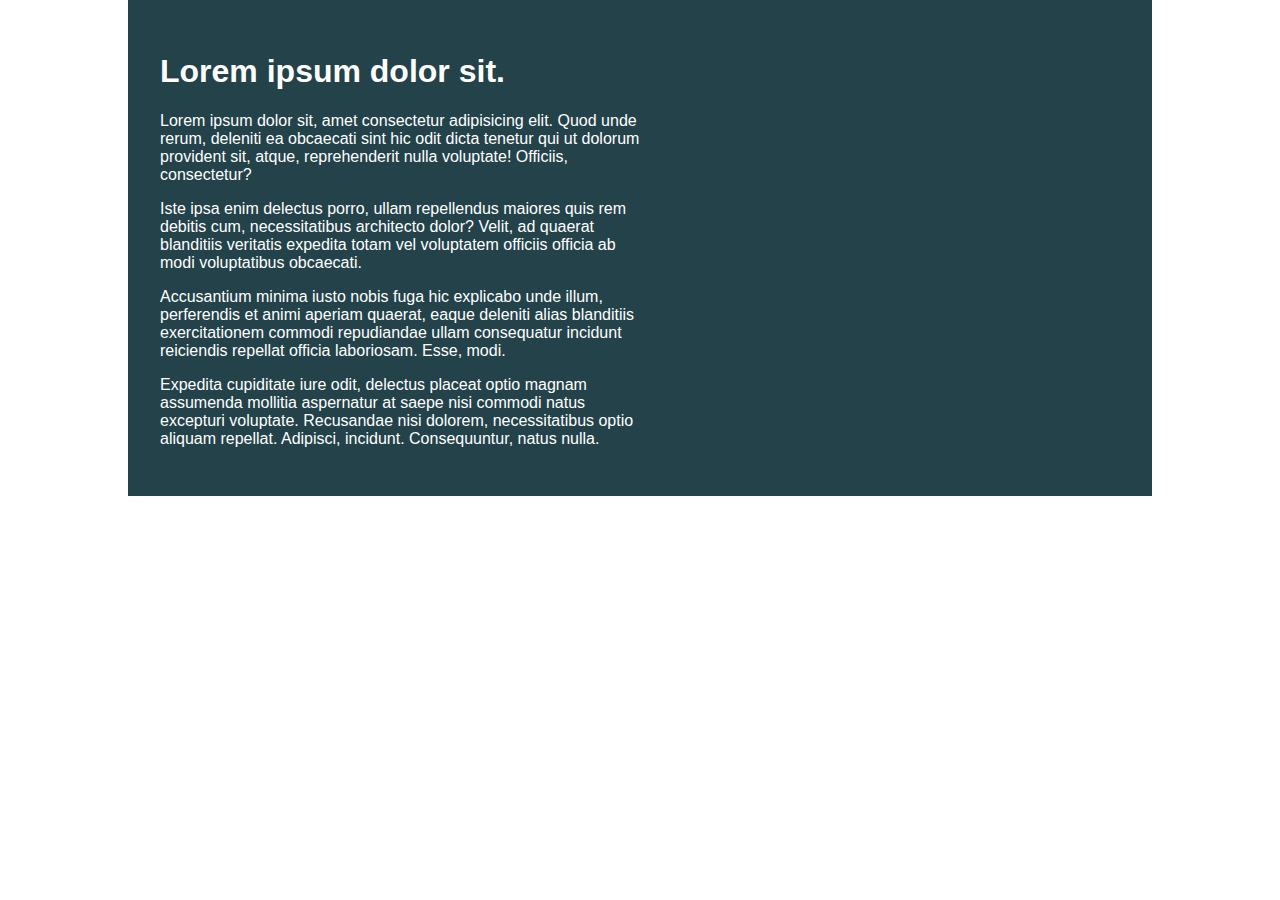
<file: Day 1/challenge01/index.html>
<!DOCTYPE html>
<html lang="en">

<head>
    <meta charset="UTF-8">
    <meta name="viewport" content="width=device-width, initial-scale=1.0">
    <title>Day 01</title>

    <link rel="stylesheet" href="style.css">
</head>

<body>
    <div class="container">
        <div class="intro-content">
            <h1>Lorem ipsum dolor sit.</h1>
            <p>Lorem ipsum dolor sit, amet consectetur adipisicing elit. Quod unde rerum, deleniti ea obcaecati sint hic
                odit dicta tenetur qui ut dolorum provident sit, atque, reprehenderit nulla voluptate! Officiis,
                consectetur?</p>
            <p>Iste ipsa enim delectus porro, ullam repellendus maiores quis rem debitis cum, necessitatibus architecto
                dolor? Velit, ad quaerat blanditiis veritatis expedita totam vel voluptatem officiis officia ab modi
                voluptatibus obcaecati.</p>
            <p>Accusantium minima iusto nobis fuga hic explicabo unde illum, perferendis et animi aperiam quaerat, eaque
                deleniti alias blanditiis exercitationem commodi repudiandae ullam consequatur incidunt reiciendis
                repellat officia laboriosam. Esse, modi.</p>
            <p>Expedita cupiditate iure odit, delectus placeat optio magnam assumenda mollitia aspernatur at saepe nisi
                commodi natus excepturi voluptate. Recusandae nisi dolorem, necessitatibus optio aliquam repellat.
                Adipisci, incidunt. Consequuntur, natus nulla.</p>
        </div>
    </div>
</body>

</html>
</file>
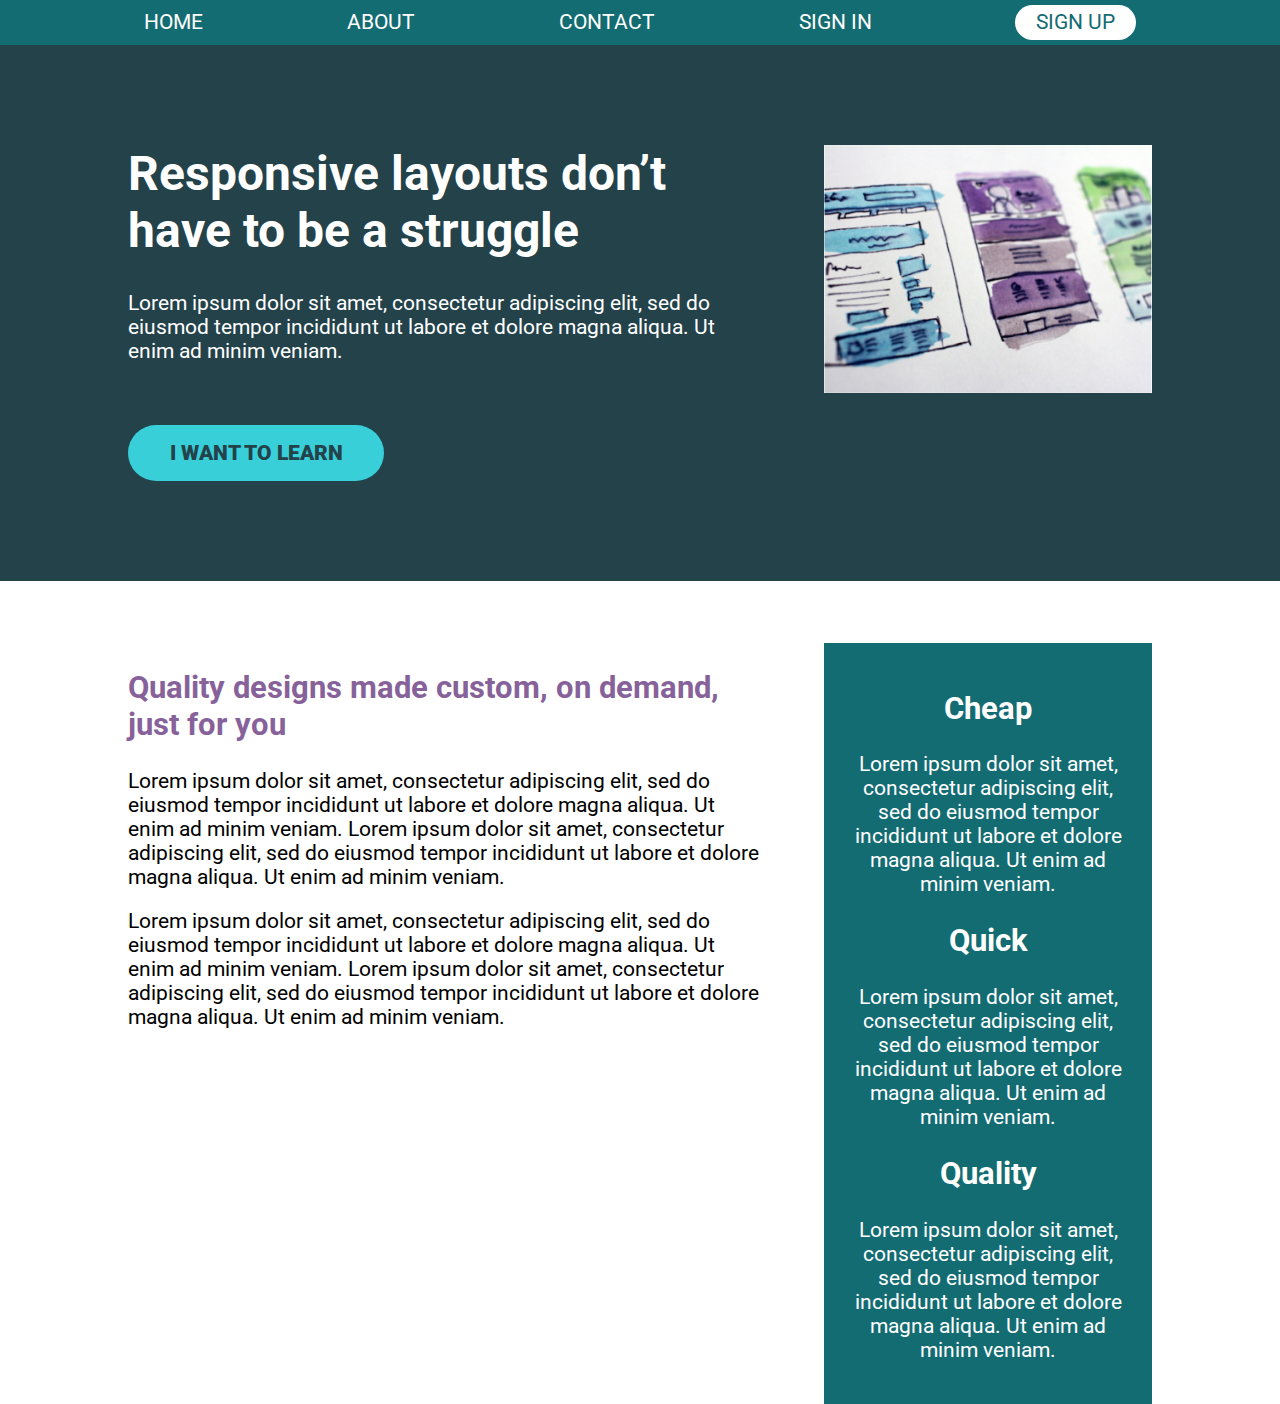
<file: Day11/nav-challenge/index.html>
<!DOCTYPE html>
<html lang="en">
<head>
    <meta charset="UTF-8">
    <meta name="viewport" content="width=device-width, initial-scale=1.0">
    <title>Conquering Responsive Layouts</title>
    <link href="https://fonts.googleapis.com/css2?family=Roboto:wght@400;900&display=swap" rel="stylesheet"> 
    <link rel="stylesheet" href="style.css">
</head>
<body>
    <header>
        <nav class="nav">
            <ul class="nav__list">
                <li class="nav__item"><a href="#" class="nav__link">Home</a></li>
                <li class="nav__item"><a href="#" class="nav__link">About</a></li>
                <li class="nav__item"><a href="#" class="nav__link">Contact</a></li>
                <li class="nav__item"><a href="#" class="nav__link">Sign In</a></li>
                <li class="nav__item"><a href="#" class="nav__link nav__link--button">Sign up</a></li>
            </ul>
        </nav>
    </header>

    <section class="hero">
        <div class="container row">
            <div class="hero__text">
                <h1>Responsive layouts don’t have to be a struggle</h1>
                <p>Lorem ipsum dolor sit amet, consectetur adipiscing elit, sed do eiusmod tempor incididunt ut labore et dolore magna aliqua. Ut enim ad minim veniam.</p>
                <a href="#" class="btn">I want to learn</a>
            </div>
            <img src="img/hero-img.jpg" alt="UX design sketches" class="hero__img">
        </div>
    </section> 

    <main class="main container row">
            <section class="primary-content">
                <h2 class="section-title">Quality designs made custom, on demand, just for you</h2>
                <p>Lorem ipsum dolor sit amet, consectetur adipiscing elit, sed do eiusmod tempor incididunt ut labore et dolore magna aliqua. Ut enim ad minim veniam. Lorem ipsum dolor sit amet, consectetur adipiscing elit, sed do eiusmod tempor incididunt ut labore et dolore magna aliqua. Ut enim ad minim veniam.</p>
                <p>Lorem ipsum dolor sit amet, consectetur adipiscing elit, sed do eiusmod tempor incididunt ut labore et dolore magna aliqua. Ut enim ad minim veniam. Lorem ipsum dolor sit amet, consectetur adipiscing elit, sed do eiusmod tempor incididunt ut labore et dolore magna aliqua. Ut enim ad minim veniam.</p>
            </section>
            <aside class="sidebar">
                <h2 class="sidebar-title">Cheap</h2>
                <p>Lorem ipsum dolor sit amet, consectetur adipiscing elit, sed do eiusmod tempor incididunt ut labore et dolore magna aliqua. Ut enim ad minim veniam.</p>

                <h2 class="sidebar-title">Quick</h2>
                <p>Lorem ipsum dolor sit amet, consectetur adipiscing elit, sed do eiusmod tempor incididunt ut labore et dolore magna aliqua. Ut enim ad minim veniam.</p>

                <h2 class="sidebar-title">Quality</h2>
                <p>Lorem ipsum dolor sit amet, consectetur adipiscing elit, sed do eiusmod tempor incididunt ut labore et dolore magna aliqua. Ut enim ad minim veniam.</p>
            </aside>
    </main>

    

</body>
</html>
</file>
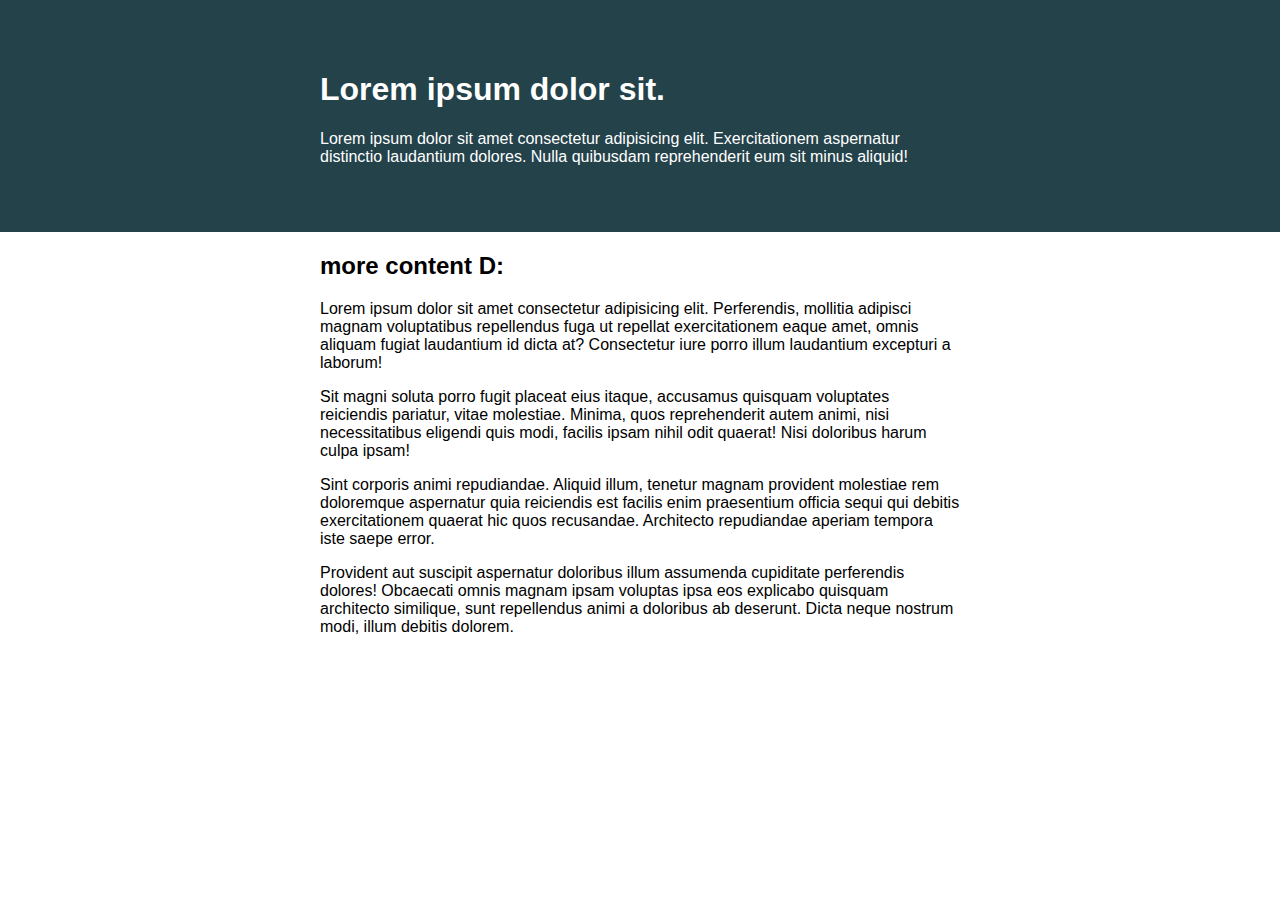
<file: Day3/challenge02/index.html>
<!DOCTYPE html>
<html lang="en">
  <head>
    <meta charset="UTF-8" />
    <meta name="viewport" content="width=device-width, initial-scale=1.0" />
    <title>Day 01</title>

    <link rel="stylesheet" href="style.css" />
  </head>
  <body>
    <div class="container">
      <div class="intro-content">
        <h1>Lorem ipsum dolor sit.</h1>
        <p>
          Lorem ipsum dolor sit amet consectetur adipisicing elit.
          Exercitationem aspernatur distinctio laudantium dolores. Nulla
          quibusdam reprehenderit eum sit minus aliquid!
        </p>
      </div>
    </div>

    <div class="intro-content">
      <h2>more content D:</h2>
      <p>
        Lorem ipsum dolor sit amet consectetur adipisicing elit. Perferendis,
        mollitia adipisci magnam voluptatibus repellendus fuga ut repellat
        exercitationem eaque amet, omnis aliquam fugiat laudantium id dicta at?
        Consectetur iure porro illum laudantium excepturi a laborum!
      </p>
      <p>
        Sit magni soluta porro fugit placeat eius itaque, accusamus quisquam
        voluptates reiciendis pariatur, vitae molestiae. Minima, quos
        reprehenderit autem animi, nisi necessitatibus eligendi quis modi,
        facilis ipsam nihil odit quaerat! Nisi doloribus harum culpa ipsam!
      </p>
      <p>
        Sint corporis animi repudiandae. Aliquid illum, tenetur magnam provident
        molestiae rem doloremque aspernatur quia reiciendis est facilis enim
        praesentium officia sequi qui debitis exercitationem quaerat hic quos
        recusandae. Architecto repudiandae aperiam tempora iste saepe error.
      </p>
      <p>
        Provident aut suscipit aspernatur doloribus illum assumenda cupiditate
        perferendis dolores! Obcaecati omnis magnam ipsam voluptas ipsa eos
        explicabo quisquam architecto similique, sunt repellendus animi a
        doloribus ab deserunt. Dicta neque nostrum modi, illum debitis dolorem.
      </p>
    </div>
  </body>
</html>
</file>
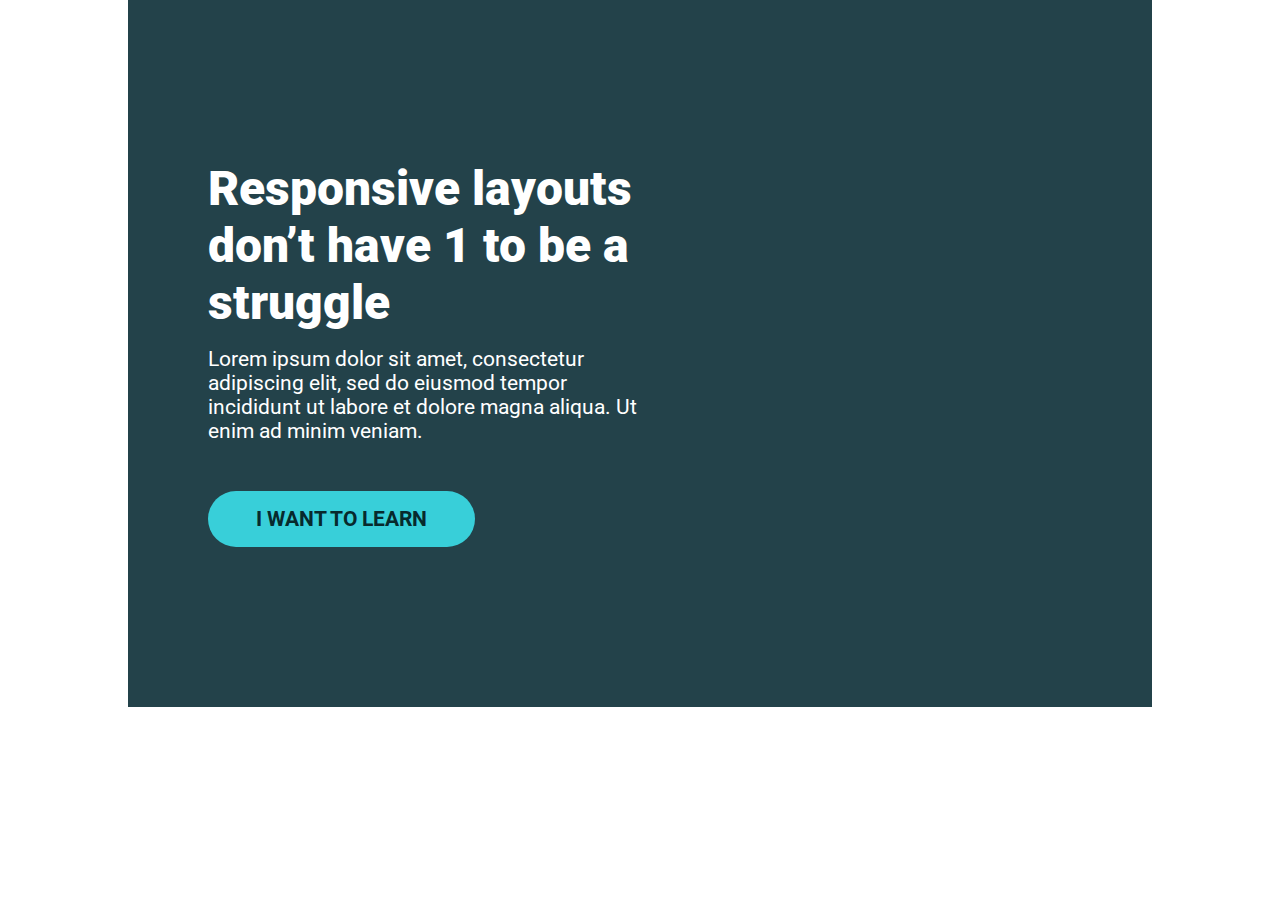
<file: Day5/challenge03/index.html>
<!DOCTYPE html>
<html lang="en">
  <head>
    <meta charset="UTF-8" />
    <meta http-equiv="X-UA-Compatible" content="IE=edge" />
    <meta name="viewport" content="width=device-width, initial-scale=1.0" />
    <title>Challenge03</title>
    <link rel="stylesheet" href="style.css" />
  </head>
  <body>
    <main class="main">
      <div class="container wrapper">
        <h1>Responsive layouts don’t have 1 to be a struggle</h1>
        <p>
          Lorem ipsum dolor sit amet, consectetur adipiscing elit, sed do
          eiusmod tempor incididunt ut labore et dolore magna aliqua. Ut enim ad
          minim veniam.
        </p>
        <button>i want to learn</button>
      </div>
    </main>
  </body>
</html>
</file>
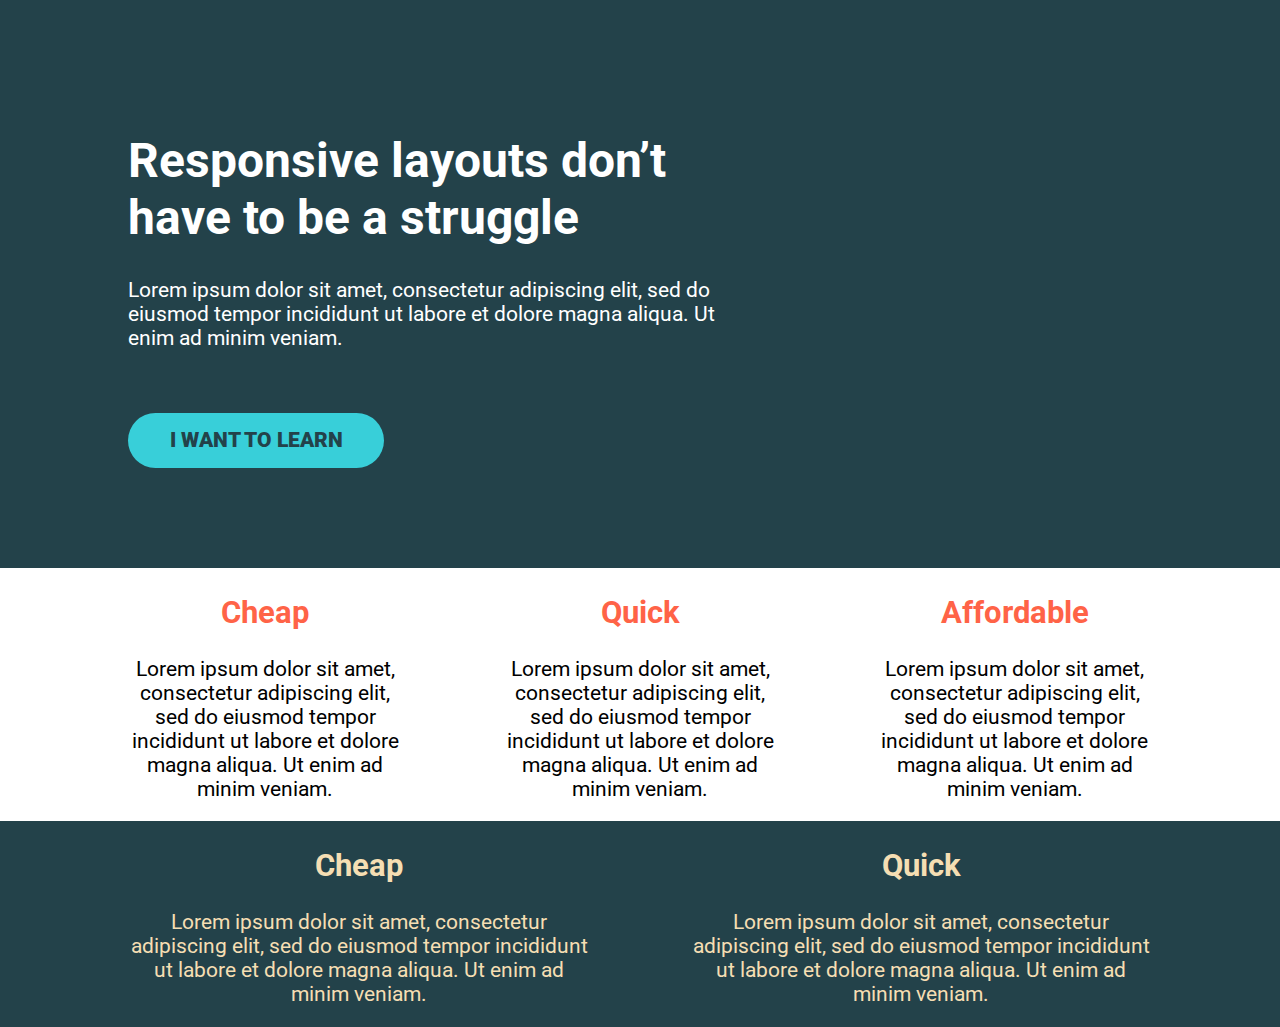
<file: Day8/challenge/index.html>
<!DOCTYPE html>
<html lang="en">
  <head>
    <meta charset="UTF-8" />
    <meta name="viewport" content="width=device-width, initial-scale=1.0" />
    <title>Challenge time!</title>
    <link
      href="https://fonts.googleapis.com/css2?family=Roboto:wght@400;900&display=swap"
      rel="stylesheet"
    />
    <link rel="stylesheet" href="style.css" />
  </head>
  <body>
    <div class="hero">
      <div class="container">
        <div class="hero__text">
          <h1>Responsive layouts don’t have to be a struggle</h1>
          <p>
            Lorem ipsum dolor sit amet, consectetur adipiscing elit, sed do
            eiusmod tempor incididunt ut labore et dolore magna aliqua. Ut enim
            ad minim veniam.
          </p>
          <a href="#" class="btn">I want to learn</a>
        </div>
      </div>
    </div>
    <div class="container">
      <div class="row">
        <div class="col first-row">
          <h2>Cheap</h2>
          <p>
            Lorem ipsum dolor sit amet, consectetur adipiscing elit, sed do
            eiusmod tempor incididunt ut labore et dolore magna aliqua. Ut enim
            ad minim veniam.
          </p>
        </div>
        <div class="col first-row">
          <h2>Quick</h2>
          <p>
            Lorem ipsum dolor sit amet, consectetur adipiscing elit, sed do
            eiusmod tempor incididunt ut labore et dolore magna aliqua. Ut enim
            ad minim veniam.
          </p>
        </div>
        <div class="col first-row">
          <h2>Affordable</h2>
          <p>
            Lorem ipsum dolor sit amet, consectetur adipiscing elit, sed do
            eiusmod tempor incididunt ut labore et dolore magna aliqua. Ut enim
            ad minim veniam.
          </p>
        </div>
      </div>
    </div>

    <div class="sec-row">
      <div class="row container">
        <div class="col">
          <h2>Cheap</h2>
          <p>
            Lorem ipsum dolor sit amet, consectetur adipiscing elit, sed do
            eiusmod tempor incididunt ut labore et dolore magna aliqua. Ut enim
            ad minim veniam.
          </p>
        </div>
        <div class="col">
          <h2>Quick</h2>
          <p>
            Lorem ipsum dolor sit amet, consectetur adipiscing elit, sed do
            eiusmod tempor incididunt ut labore et dolore magna aliqua. Ut enim
            ad minim veniam.
          </p>
        </div>
      </div>
    </div>
  </body>
</html>
</file>
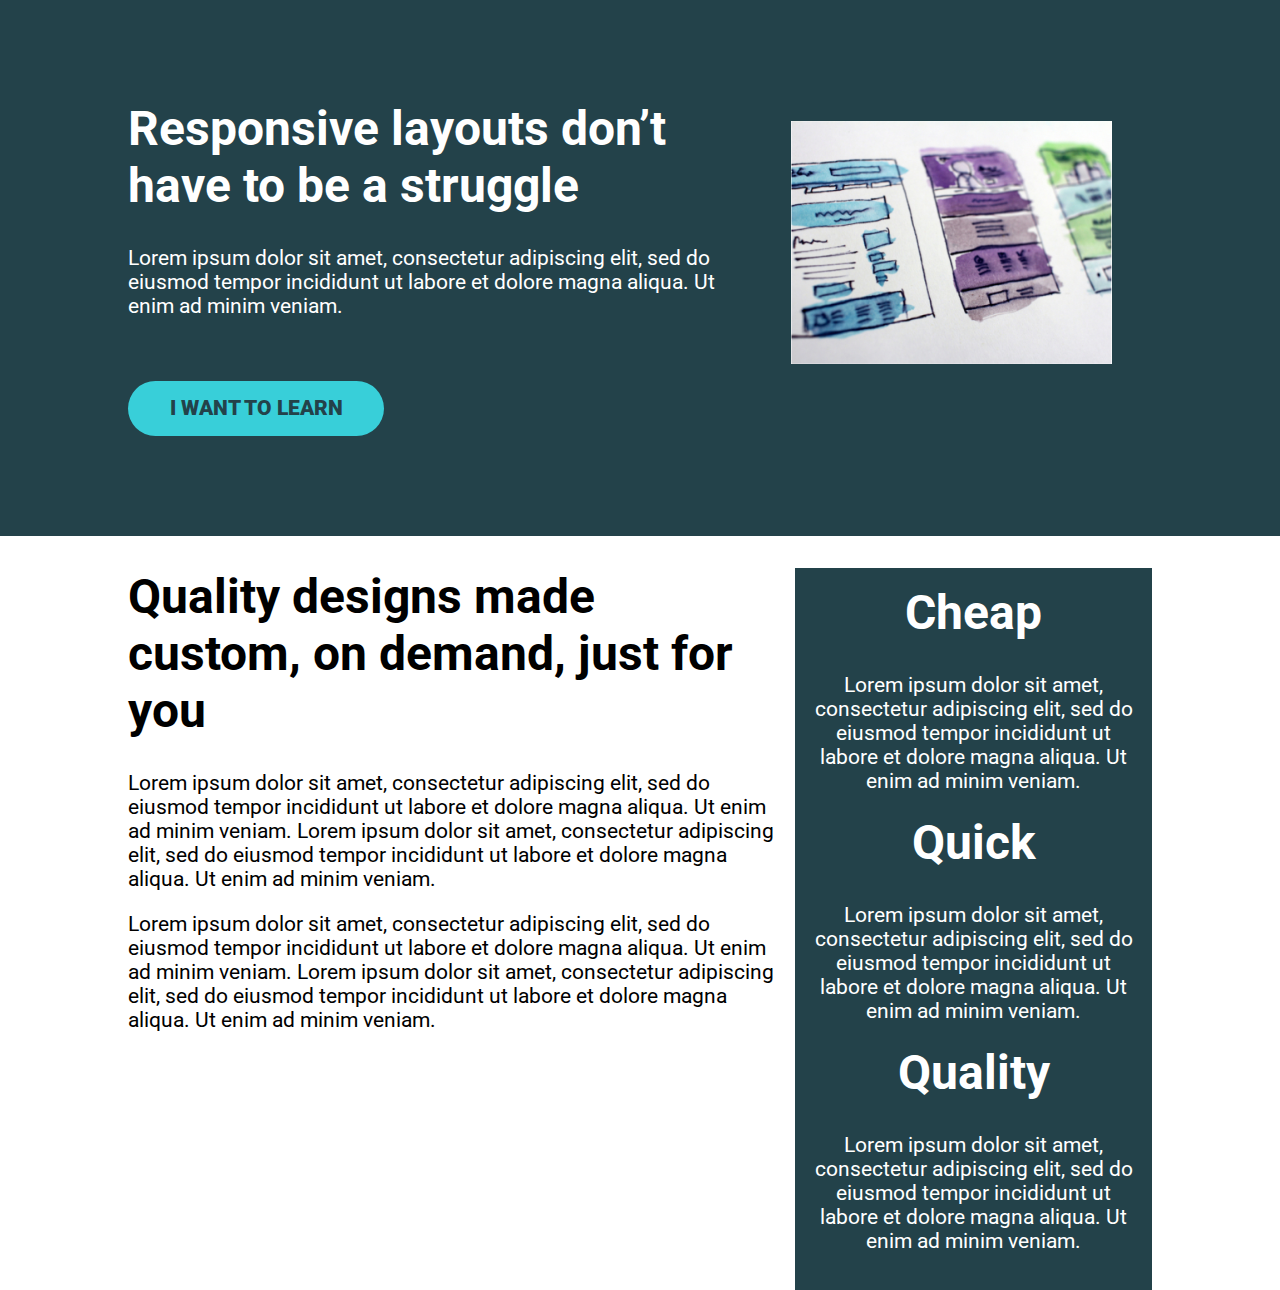
<file: Day9/challenge/index.html>
<!DOCTYPE html>
<html lang="en">
  <head>
    <meta charset="UTF-8" />
    <meta name="viewport" content="width=device-width, initial-scale=1.0" />
    <title>Conquering Rsponsive Layouts</title>
    <link
      href="https://fonts.googleapis.com/css2?family=Roboto:wght@400;900&display=swap"
      rel="stylesheet"
    />
    <link rel="stylesheet" href="style.css" />
  </head>
  <body>
    <div class="hero">
      <div class="container row">
        <div class="hero__text">
          <h1>Responsive layouts don’t have to be a struggle</h1>
          <p>
            Lorem ipsum dolor sit amet, consectetur adipiscing elit, sed do
            eiusmod tempor incididunt ut labore et dolore magna aliqua. Ut enim
            ad minim veniam.
          </p>
          <a href="#" class="btn">I want to learn</a>
        </div>

        <figure class="hero__img">
          <img src="./img/hero-img.jpg" alt="" />
        </figure>
      </div>
    </div>

    <main class="main">
      <div class="container row">
        <div class="sec1">
          <h1>Quality designs made custom, on demand, just for you</h1>
          <p>
            Lorem ipsum dolor sit amet, consectetur adipiscing elit, sed do
            eiusmod tempor incididunt ut labore et dolore magna aliqua. Ut enim
            ad minim veniam. Lorem ipsum dolor sit amet, consectetur adipiscing
            elit, sed do eiusmod tempor incididunt ut labore et dolore magna
            aliqua. Ut enim ad minim veniam.
          </p>
          <p>
            Lorem ipsum dolor sit amet, consectetur adipiscing elit, sed do
            eiusmod tempor incididunt ut labore et dolore magna aliqua. Ut enim
            ad minim veniam. Lorem ipsum dolor sit amet, consectetur adipiscing
            elit, sed do eiusmod tempor incididunt ut labore et dolore magna
            aliqua. Ut enim ad minim veniam.
          </p>
        </div>
        <div class="sec2">
          <div class="pros">
            <h1>Cheap</h1>
            <p>
              Lorem ipsum dolor sit amet, consectetur adipiscing elit, sed do
              eiusmod tempor incididunt ut labore et dolore magna aliqua. Ut
              enim ad minim veniam.
            </p>
          </div>
          <div class="pros">
            <h1>Quick</h1>
            <p>
              Lorem ipsum dolor sit amet, consectetur adipiscing elit, sed do
              eiusmod tempor incididunt ut labore et dolore magna aliqua. Ut
              enim ad minim veniam.
            </p>
          </div>
          <div class="pros">
            <h1>Quality</h1>
            <p>
              Lorem ipsum dolor sit amet, consectetur adipiscing elit, sed do
              eiusmod tempor incididunt ut labore et dolore magna aliqua. Ut
              enim ad minim veniam.
            </p>
          </div>
        </div>
      </div>
    </main>
  </body>
</html>
</file>
<file: Day 1/challenge01/style.css>
/* INSTRUCTIONS
 *
 * 1) Limit the total width of
 *    the .intro-conent to about half
 *    of it's parent
 *
 * 2) Stop the text from overflowing
 *    out the bottom at small screen
 *    widths
 *
 * You may modify the HTML if needed
 *
 */

* {
  box-sizing: border-box;
}

body {
  margin: 0;
  font-family: sans-serif;
}

.container {
  background: #23424a;
  color: white;

  width: 80%;
  margin: 0 auto;

  padding: 2em;
  /* height: 300px;*/ /* ! fix the text overflow by simply removing height*/
}

/*

 * Challenge Answer:

 * 1) set width:50% in the .intro-content

 * 2) remove the height from .container

*/

.intro-content {
  width: 50%;
}
</file>
<file: Day11/nav-challenge/style.css>
/*
////// For this challenge ///////

- All text is in the text.md file

// Requirements
   1. Get all the navigation items next to one another
   2. Add a space between all the items
*/

*,
*::before,
*::after {
  box-sizing: border-box;
}

body {
  margin: 0;
  font-family: "Roboto", sans-serif;
  font-size: 1.3rem;
}

img {
  max-width: 100%;
}

h1 {
  font-size: 3rem;
  margin-top: 0;
}

.section-title {
  color: #87629a;
}

.btn {
  display: inline-block;
  text-decoration: none;
  text-transform: uppercase;
  color: #23424a;
  font-weight: 900;
  background-color: #38cfd9;
  padding: 0.75em 2em;
  border-radius: 100px;
}

.btn:hover,
.btn:focus {
  opacity: 0.75;
}

.container {
  width: 80%;
  max-width: 1100px;
  margin: 0 auto;
}

.row {
  display: flex;
  justify-content: space-between;
}

.col {
  /* these are now flex items */
  width: 100%;
}

.col + .col {
  margin-left: 30px;
}

header {
  background: #136c72;
  padding: 0.5em 0;
}

.nav__list {
  margin: 0;
  padding: 0;
  list-style: none;
  display: flex;
  justify-content: space-evenly;
}

.nav__link {
  color: #fff;
  text-decoration: none;
  text-transform: uppercase;
}

.nav__link--button {
  background: #fff;
  color: #136c72;
  padding: 0.25em 1em;
  border-radius: 10em;
}

.nav__link:hover {
  opacity: 0.75;
}

.hero {
  padding: 100px 0;
  background-color: #23424a;
  color: #fff;
}

.hero__text {
  width: 62%;
}

.hero__img {
  width: 32%;
  align-self: flex-start;
}

.hero p {
  margin-bottom: 3em;
}

.main {
  margin-top: 3em;
}

.primary-content {
  width: 62%;
}

.sidebar {
  width: 32%;
  padding: 1em;
  text-align: center;
  color: #fff;
  background-color: #136c72;
}
</file>
<file: Day3/challenge02/style.css>
/* INSTRUCTIONS
 *
 * 1) Keep the text inside .intro-content
 *    in the same place, but have the background
 *    extend from one side of the viewport
 *    to the other, no matter how wide or narrow
 *    the browser is.
 *
 * 2) Limit the maximum width of the text in the
 *    bottom area.
 *
 * You may modify the HTML if needed
 * (you probably should for this challenge)
 *
 */

* {
  box-sizing: border-box;
}

body {
  margin: 0;
  font-family: sans-serif;
}

.container {
  /* width: 80%; */
  /* max-width: 750px; */
  background: #23424a;
  color: white;
  padding: 50px 0;
}

.intro-content {
  max-width: 750px;
  width: 50%;
  margin: 0 auto;
}
</file>
<file: Day5/challenge03/style.css>
@import url("https://fonts.googleapis.com/css2?family=Roboto:wght@400;700;900&display=swap");
* {
  margin: 0;
  padding: 0;
  box-sizing: border-box;
}

body {
  font-family: "Roboto", sans-serif;
}

.main {
  background-color: #23424a;
  max-width: 80%;
  margin: auto;
}

.container {
  padding: 10rem 5rem;
}

.wrapper {
  max-width: 60%;
}

h1,
p {
  color: #fff;
  margin-bottom: 1rem;
}

h1 {
  font-size: 48px;
  font-weight: 900;
}

p {
  font-size: 21px;
  font-weight: 400;
}

button {
  background-color: #38cfd9;
  color: #072a2d;
  padding: 1rem 3rem;
  font-size: 21px;
  font-family: "Roboto", sans-serif;
  font-weight: 700;
  text-transform: uppercase;
  outline: none;
  border: none;
  border-radius: 31.5px;
  margin-top: 2rem;
}
</file>
<file: Day8/challenge/style.css>
/*
////// For this challenge ///////

- You will have to modify the HTML

- You can add new classes in the HTML
  if you need to

// Requirements
1. The headings in the first row must be
   a different color
2. The two .col at the bottom must go next
   to one another
3. The section at the bottom should have
   a dark background color and a different
   color of text
4. I've removed the "gap" that I created,
   so you'll have to add it back in

   */

*,
*::before,
*::after {
  box-sizing: border-box;
}

body {
  margin: 0;
  font-family: "Roboto", sans-serif;
  font-size: 1.3rem;
}

h1 {
  font-size: 3rem;
}

.container {
  width: 80%;
  max-width: 1100px;
  margin: 0 auto;
}

.row {
  /* display: flex => flex container */
  display: flex;

  /* can't use yet */
  gap: 100px;
}

.col {
  /* these are now flex items */
  width: 100%;
}

.hero {
  padding: 100px 0;
  background-color: #23424a;
  color: #fff;
}

.hero__text {
  width: 60%;
}

.hero p {
  margin-bottom: 3em;
}

.first-row {
  text-align: center;
}

.first-row > h2 {
  color: tomato;
}

.sec-row {
  text-align: center;
  background-color: #23424a;
  color: wheat;
}

.btn {
  display: inline-block;
  text-decoration: none;
  text-transform: uppercase;
  color: #23424a;
  font-weight: 900;
  background-color: #38cfd9;
  padding: 0.75em 2em;
  border-radius: 100px;
}

.btn:hover,
.btn:focus {
  opacity: 0.75;
}
</file>
<file: Day9/challenge/style.css>
/*
////// For this challenge ///////

- All text is in the text.md file

// Requirements
1. Refer to the design specs for the
   overall layout
2. The image should line up with
   the sidebar in the section
   below

*/

*,
*::before,
*::after {
  box-sizing: border-box;
}

body {
  margin: 0;
  font-family: "Roboto", sans-serif;
  font-size: 1.3rem;
}

img {
  max-width: 100%;
}

h1 {
  font-size: 3rem;
  margin-top: 0;
}

.container {
  width: 80%;
  max-width: 1100px;
  margin: 0 auto;
}

.row {
  /* display: flex => flex container */
  display: flex;
  justify-content: space-between;

  /* can't use yet */
  /* gap: 100px; */
}

.col {
  /* these are now flex items */
  width: 100%;
}

.col + .col {
  margin-left: 30px;
}

.hero {
  padding: 100px 0;
  background-color: #23424a;
  color: #fff;
}

.hero__text {
  width: 62%;
}

.hero__img {
  width: 32%;
  align-self: flex-start;
}

.hero p {
  margin-bottom: 3em;
}

.btn {
  display: inline-block;
  text-decoration: none;
  text-transform: uppercase;
  color: #23424a;
  font-weight: 900;
  background-color: #38cfd9;
  padding: 0.75em 2em;
  border-radius: 100px;
}

.btn:hover,
.btn:focus {
  opacity: 0.75;
}

.main {
  margin-top: 2rem;
}

.sec1 {
  margin-right: 1rem;
}

.sec2 {
  background-color: #23424a;
  color: white;
  text-align: center;
  display: flex;
  flex-direction: column;
  justify-content: space-between;
  padding: 1rem;
}
</file>
